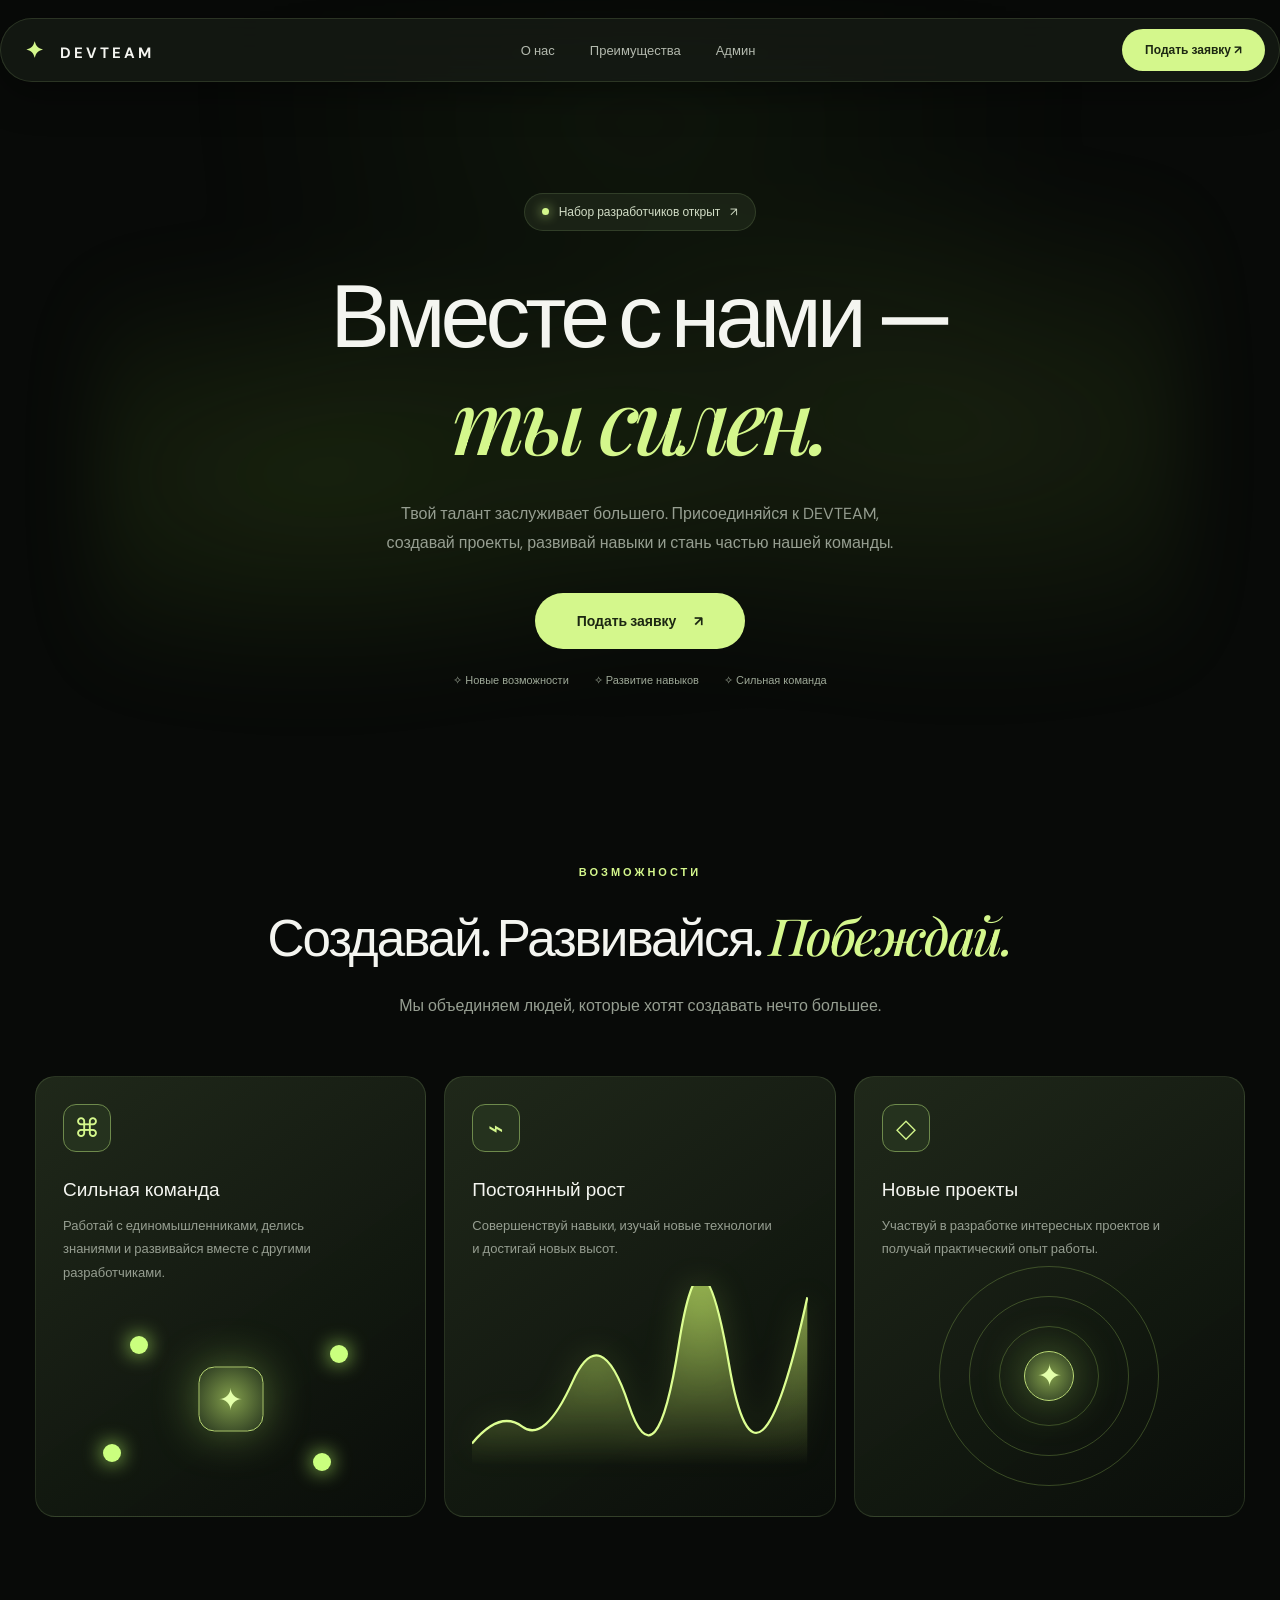
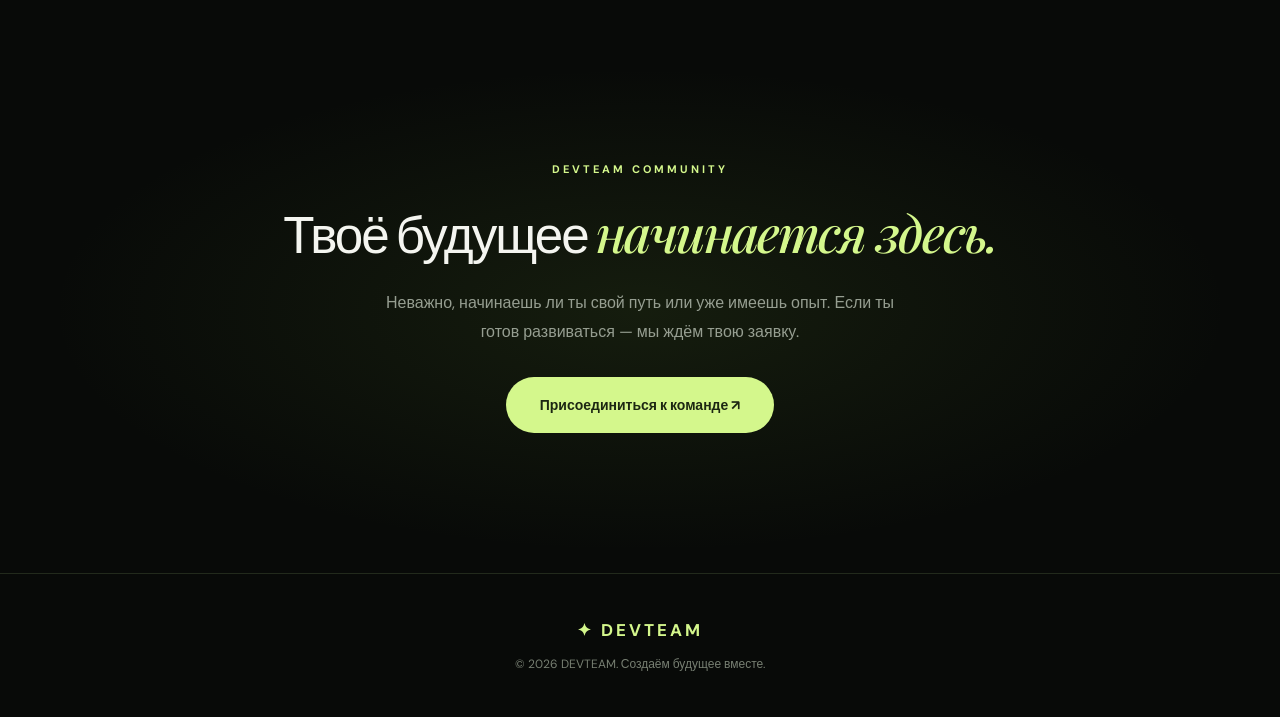
<file: index.html>
<!DOCTYPE html>
<html lang="ru">
<head>
    <meta charset="UTF-8">
    <meta name="viewport" content="width=device-width, initial-scale=1.0">
    <title>DEVTEAM — Вместе с нами ты силен</title>
    <meta name="description" content="Присоединяйся к DEVTEAM. Развивай навыки и создавай проекты вместе с нами.">
    <link rel="stylesheet" href="/static/style.css">
</head>
<body>

<div class="background-glow"></div>

<header class="navbar">
    <a href="/" class="logo">
        <span class="logo-icon">✦</span>
        DEVTEAM
    </a>

    <nav>
        <a href="#about">О нас</a>
        <a href="#advantages">Преимущества</a>
        <a href="/admin">Админ</a>
    </nav>

    <button class="nav-button" onclick="openModal()">
        Подать заявку ↗
    </button>
</header>

<main>

<section class="hero">

    <div class="announcement">
        <span class="green-dot"></span>
        Набор разработчиков открыт
        <span>↗</span>
    </div>

    <h1>
        Вместе с нами —<br>
        <em>ты силен.</em>
    </h1>

    <p class="hero-description">
        Твой талант заслуживает большего.
        Присоединяйся к DEVTEAM, создавай проекты,
        развивай навыки и стань частью нашей команды.
    </p>

    <button class="primary-button" onclick="openModal()">
        Подать заявку
        <span>↗</span>
    </button>

    <div class="hero-benefits">
        <span>✧ Новые возможности</span>
        <span>✧ Развитие навыков</span>
        <span>✧ Сильная команда</span>
    </div>

</section>

<section class="advantages" id="advantages">

    <div class="section-heading">
        <span class="section-label">ВОЗМОЖНОСТИ</span>
        <h2>Создавай. Развивайся. <em>Побеждай.</em></h2>
        <p>
            Мы объединяем людей, которые хотят
            создавать нечто большее.
        </p>
    </div>

    <div class="cards">

        <article class="feature-card">
            <div class="feature-icon">⌘</div>
            <h3>Сильная команда</h3>
            <p>
                Работай с единомышленниками,
                делись знаниями и развивайся
                вместе с другими разработчиками.
            </p>

            <div class="visual visual-network">
                <div class="network-center">✦</div>
                <span class="node n1"></span>
                <span class="node n2"></span>
                <span class="node n3"></span>
                <span class="node n4"></span>
            </div>
        </article>

        <article class="feature-card">
            <div class="feature-icon">⌁</div>
            <h3>Постоянный рост</h3>
            <p>
                Совершенствуй навыки,
                изучай новые технологии
                и достигай новых высот.
            </p>

            <div class="visual visual-chart">
                <svg viewBox="0 0 300 160" preserveAspectRatio="none">
                    <defs>
                        <linearGradient id="chartFill" x1="0" y1="0" x2="0" y2="1">
                            <stop offset="0%" stop-color="#d7ff70" stop-opacity=".65"/>
                            <stop offset="100%" stop-color="#d7ff70" stop-opacity="0"/>
                        </linearGradient>
                    </defs>
                    <path d="M0 140 Q25 110 45 125 T90 85 T140 105 T185 52 T230 70 T300 10 L300 160 L0 160 Z"
                          fill="url(#chartFill)"/>
                    <path d="M0 140 Q25 110 45 125 T90 85 T140 105 T185 52 T230 70 T300 10"
                          fill="none" stroke="#ddff92" stroke-width="2"/>
                </svg>
            </div>
        </article>

        <article class="feature-card">
            <div class="feature-icon">◇</div>
            <h3>Новые проекты</h3>
            <p>
                Участвуй в разработке интересных
                проектов и получай практический
                опыт работы.
            </p>

            <div class="visual visual-orbit">
                <div class="orbit orbit-1"></div>
                <div class="orbit orbit-2"></div>
                <div class="orbit orbit-3"></div>
                <div class="orbit-core">✦</div>
            </div>
        </article>

    </div>
</section>

<section class="about-section" id="about">
    <span class="section-label">DEVTEAM COMMUNITY</span>
    <h2>Твоё будущее <em>начинается здесь.</em></h2>
    <p>
        Неважно, начинаешь ли ты свой путь
        или уже имеешь опыт. Если ты готов
        развиваться — мы ждём твою заявку.
    </p>

    <button class="primary-button" onclick="openModal()">
        Присоединиться к команде ↗
    </button>
</section>

</main>

<footer>
    <div class="footer-logo">✦ DEVTEAM</div>
    <p>© 2026 DEVTEAM. Создаём будущее вместе.</p>
</footer>

<!-- АНКЕТА -->

<div class="modal-overlay" id="modal">

    <div class="modal">

        <button class="close-modal" onclick="closeModal()">✕</button>

        <div class="modal-badge">✦ JOIN DEVTEAM</div>

        <h2>Стань частью <em>команды.</em></h2>

        <p class="modal-description">
            Расскажи немного о себе.
            Мы рассмотрим твою кандидатуру.
        </p>

        <form id="applicationForm">

            <label>Имя и фамилия</label>
            <input
                name="fullname"
                placeholder="Иван Иванов"
                maxlength="100"
                required
            >

            <label>Возраст</label>
            <input
                name="age"
                type="number"
                placeholder="18"
                min="1"
                max="120"
                required
            >

            <label>Опыт работы</label>
            <textarea
                name="experience"
                placeholder="Расскажи о своём опыте..."
                maxlength="2000"
                required
            ></textarea>

            <label>Портфолио</label>
            <input
                name="portfolio"
                type="url"
                placeholder="https://github.com/username"
                maxlength="500"
                required
            >

            <label>Языки программирования</label>
            <input
                name="languages"
                placeholder="Python, JavaScript, C++..."
                maxlength="500"
                required
            >

            <label>Контакты (Discord / Telegram)</label>
            <input
                name="contacts"
                placeholder="@username или discord_username"
                maxlength="200"
                required
            >

            <label class="consent">
                <input type="checkbox" name="consent" required>
                <span>
                    Согласен на обработку указанных данных
                    для рассмотрения моей заявки.
                </span>
            </label>

            <button class="primary-button form-submit" type="submit">
                Отправить заявку ↗
            </button>

            <p id="formStatus" role="status"></p>

        </form>

    </div>

</div>

<script src="/static/script.js"></script>
</body>
</html>
</file>
<file: static/style.css>
@import url('https://fonts.googleapis.com/css2?family=DM+Sans:wght@400;500;600;700&family=Playfair+Display:ital,wght@1,500&display=swap');

:root {
    --bg: #080a08;
    --card: #111610;
    --green: #d4f78c;
    --green-dark: #9dc65e;
    --text: #f4f5f0;
    --muted: #969e91;
    --border: rgba(210,255,160,.13);
}

* {
    margin: 0;
    padding: 0;
    box-sizing: border-box;
}

html {
    scroll-behavior: smooth;
}

body {
    background: var(--bg);
    color: var(--text);
    font-family: 'DM Sans', sans-serif;
    overflow-x: hidden;
}

button, input, textarea {
    font-family: inherit;
}

button {
    cursor: pointer;
}

a {
    color: inherit;
    text-decoration: none;
}

.background-glow {
    position: absolute;
    top: 50px;
    left: 50%;
    transform: translateX(-50%);
    width: min(1100px,100%);
    height: 850px;
    background:
        radial-gradient(ellipse at 20% 50%,rgba(112,169,48,.16),transparent 38%),
        radial-gradient(ellipse at 80% 45%,rgba(117,169,54,.14),transparent 40%),
        radial-gradient(ellipse at 50% 0%,rgba(67,112,37,.12),transparent 55%);
    pointer-events: none;
    filter: blur(35px);
}

.navbar {
    position: relative;
    z-index: 10;
    display: flex;
    align-items: center;
    justify-content: space-between;
    max-width: 1280px;
    margin: 18px auto;
    padding: 10px 14px 10px 24px;
    background: rgba(23,28,21,.78);
    border: 1px solid var(--border);
    border-radius: 100px;
    backdrop-filter: blur(20px);
    box-shadow: 0 10px 40px #0006;
}

.logo {
    font-size: 15px;
    font-weight: 700;
    letter-spacing: 3px;
}

.logo-icon {
    color: var(--green);
    font-size: 22px;
    margin-right: 7px;
}

.navbar nav {
    display: flex;
    gap: 35px;
}

.navbar nav a {
    color: #b3b9ae;
    font-size: 13px;
    transition: .3s;
}

.navbar nav a:hover {
    color: var(--green);
}

.nav-button,
.primary-button {
    border: 0;
    background: var(--green);
    color: #1c2712;
    font-weight: 700;
    transition: .3s;
}

.nav-button {
    padding: 13px 23px;
    border-radius: 40px;
    font-size: 12px;
}

.nav-button:hover,
.primary-button:hover {
    background: #e5ffab;
    box-shadow: 0 0 35px rgba(204,255,132,.35);
    transform: translateY(-3px);
}

.hero {
    position: relative;
    z-index: 1;
    min-height: 720px;
    text-align: center;
    display: flex;
    flex-direction: column;
    align-items: center;
    justify-content: center;
    padding: 80px 20px 120px;
}

.announcement,
.modal-badge {
    border: 1px solid var(--border);
    background: rgba(35,43,29,.65);
    border-radius: 100px;
    padding: 10px 17px;
    font-size: 12px;
    color: #d2ddc6;
    display: inline-flex;
    align-items: center;
    gap: 10px;
}

.green-dot {
    width: 7px;
    height: 7px;
    border-radius: 50%;
    background: var(--green);
    box-shadow: 0 0 12px var(--green);
}

.hero h1 {
    font-size: clamp(48px, 7vw, 100px);
    font-weight: 500;
    letter-spacing: -5px;
    line-height: 1.13;
    margin: 35px 0 25px;
}

em {
    color: var(--green);
    font-family: 'Playfair Display', serif;
    font-weight: 500;
}

.hero-description {
    max-width: 530px;
    color: var(--muted);
    line-height: 1.8;
    font-size: 16px;
}

.primary-button {
    padding: 19px 34px;
    border-radius: 100px;
    font-size: 14px;
}

.hero .primary-button {
    margin-top: 35px;
    min-width: 210px;
}

.primary-button span {
    margin-left: 15px;
}

.hero-benefits {
    display: flex;
    flex-wrap: wrap;
    justify-content: center;
    gap: 25px;
    margin-top: 24px;
    font-size: 11px;
    color: #9da897;
}

.advantages {
    max-width: 1250px;
    margin: auto;
    padding: 40px 20px 130px;
}

.section-heading {
    text-align: center;
    margin-bottom: 55px;
}

.section-label {
    color: var(--green);
    font-size: 11px;
    letter-spacing: 3px;
    font-weight: 700;
}

.section-heading h2,
.about-section h2 {
    font-size: clamp(32px,4vw,52px);
    font-weight: 500;
    letter-spacing: -2px;
    margin: 20px 0;
}

.section-heading p,
.about-section p {
    color: var(--muted);
    line-height: 1.8;
}

.cards {
    display: grid;
    grid-template-columns: repeat(3,1fr);
    gap: 18px;
}

.feature-card {
    position: relative;
    overflow: hidden;
    min-height: 410px;
    padding: 27px;
    border: 1px solid var(--border);
    border-radius: 20px;
    background:
        linear-gradient(145deg,rgba(38,49,31,.8),rgba(10,14,10,.95));
    transition: .4s;
}

.feature-card:hover {
    transform: translateY(-8px);
    border-color: rgba(207,255,139,.4);
    box-shadow: 0 20px 60px #0008;
}

.feature-icon {
    width: 48px;
    height: 48px;
    border: 1px solid #6e8a4c;
    border-radius: 13px;
    display: grid;
    place-items: center;
    color: var(--green);
    font-size: 26px;
    background: #25321e;
    margin-bottom: 25px;
}

.feature-card h3 {
    font-size: 19px;
    margin-bottom: 12px;
    font-weight: 500;
}

.feature-card p {
    font-size: 13px;
    line-height: 1.8;
    color: var(--muted);
    max-width: 300px;
}

.visual {
    height: 180px;
    position: relative;
    margin-top: 25px;
}

.network-center,
.orbit-core {
    width: 65px;
    height: 65px;
    border-radius: 16px;
    background: radial-gradient(circle,#819d4b,#27351e);
    border: 1px solid #bada75;
    box-shadow: 0 0 45px #a9dc6370;
    display: grid;
    place-items: center;
    font-size: 30px;
    color: #e3ffab;
    position: absolute;
    top: 50%;
    left: 50%;
    transform: translate(-50%,-50%);
}

.node {
    position: absolute;
    width: 18px;
    height: 18px;
    background: #caff7e;
    border-radius: 50%;
    box-shadow: 0 0 20px #baff6a;
}

.n1 {top: 15%;left: 20%}
.n2 {top: 20%;right: 15%}
.n3 {bottom: 15%;left: 12%}
.n4 {bottom: 10%;right: 20%}

.visual-chart svg {
    width: 100%;
    height: 100%;
    filter: drop-shadow(0 0 15px #a9d65b55);
}

.visual-orbit {
    display: grid;
    place-items: center;
}

.orbit {
    position: absolute;
    border: 1px solid rgba(196,249,115,.23);
    border-radius: 50%;
}

.orbit-1 {width: 100px;height: 100px}
.orbit-2 {width: 160px;height: 160px}
.orbit-3 {width: 220px;height: 220px}

.orbit-core {
    width: 50px;
    height: 50px;
    border-radius: 50%;
}

.about-section {
    text-align: center;
    padding: 110px 20px 140px;
    background:
        radial-gradient(ellipse at center,rgba(96,135,47,.15),transparent 65%);
}

.about-section p {
    max-width: 550px;
    margin: auto;
}

.about-section button {
    margin-top: 30px;
}

footer {
    border-top: 1px solid var(--border);
    padding: 45px 25px;
    text-align: center;
}

.footer-logo {
    color: var(--green);
    font-size: 17px;
    font-weight: 700;
    letter-spacing: 3px;
}

footer p {
    margin-top: 15px;
    color: #777f72;
    font-size: 12px;
}

/* МОДАЛЬНОЕ ОКНО */

.modal-overlay {
    position: fixed;
    inset: 0;
    background: rgba(0,0,0,.85);
    backdrop-filter: blur(15px);
    z-index: 100;
    display: none;
    align-items: flex-start;
    justify-content: center;
    overflow-y: auto;
    padding: 30px 15px;
}

.modal-overlay.active {
    display: flex;
}

.modal {
    position: relative;
    width: 100%;
    max-width: 550px;
    padding: 40px;
    border-radius: 24px;
    background: #111710;
    border: 1px solid #36482b;
    box-shadow: 0 0 100px #a4ff3920;
    animation: modalShow .35s ease;
}

@keyframes modalShow {
    from {
        opacity: 0;
        transform: translateY(25px) scale(.97);
    }
    to {
        opacity: 1;
        transform: translateY(0) scale(1);
    }
}

.close-modal {
    position: absolute;
    top: 22px;
    right: 25px;
    background: transparent;
    border: 0;
    color: #aaa;
    font-size: 22px;
}

.modal h2 {
    font-size: 33px;
    margin: 23px 0 12px;
    font-weight: 500;
}

.modal-description {
    color: var(--muted);
    font-size: 14px;
    line-height: 1.7;
    margin-bottom: 25px;
}

form label {
    display: block;
    margin: 18px 0 9px;
    font-size: 13px;
    color: #dce7d5;
}

form input,
form textarea {
    width: 100%;
    background: #1b2419;
    color: white;
    border: 1px solid #354332;
    outline: none;
    border-radius: 10px;
    padding: 15px;
    font-size: 14px;
    transition: .3s;
}

form input:focus,
form textarea:focus {
    border-color: var(--green);
    box-shadow: 0 0 15px #b5ff3920;
}

form textarea {
    height: 110px;
    resize: vertical;
}

.consent {
    display: flex;
    align-items: flex-start;
    gap: 10px;
    line-height: 1.6;
}

.consent input {
    width: 18px;
    height: 18px;
    flex-shrink: 0;
    accent-color: var(--green);
}

.form-submit {
    width: 100%;
    margin-top: 25px;
}

.form-submit:disabled {
    opacity: .5;
    cursor: wait;
}

#formStatus {
    text-align: center;
    font-size: 14px;
    margin-top: 18px;
}

@media(max-width:800px) {
    .navbar {
        margin: 12px;
    }

    .navbar nav {
        display: none;
    }

    .hero {
        min-height: 650px;
    }

    .hero h1 {
        letter-spacing: -2px;
    }

    .cards {
        grid-template-columns: 1fr;
    }

    .feature-card {
        min-height: 360px;
    }

    .modal {
        padding: 25px;
    }
}

@media(max-width:450px) {
    .logo {
        font-size: 12px;
        letter-spacing: 1px;
    }

    .nav-button {
        padding: 12px 15px;
    }

    .hero-benefits {
        gap: 12px;
    }
}
</file>
